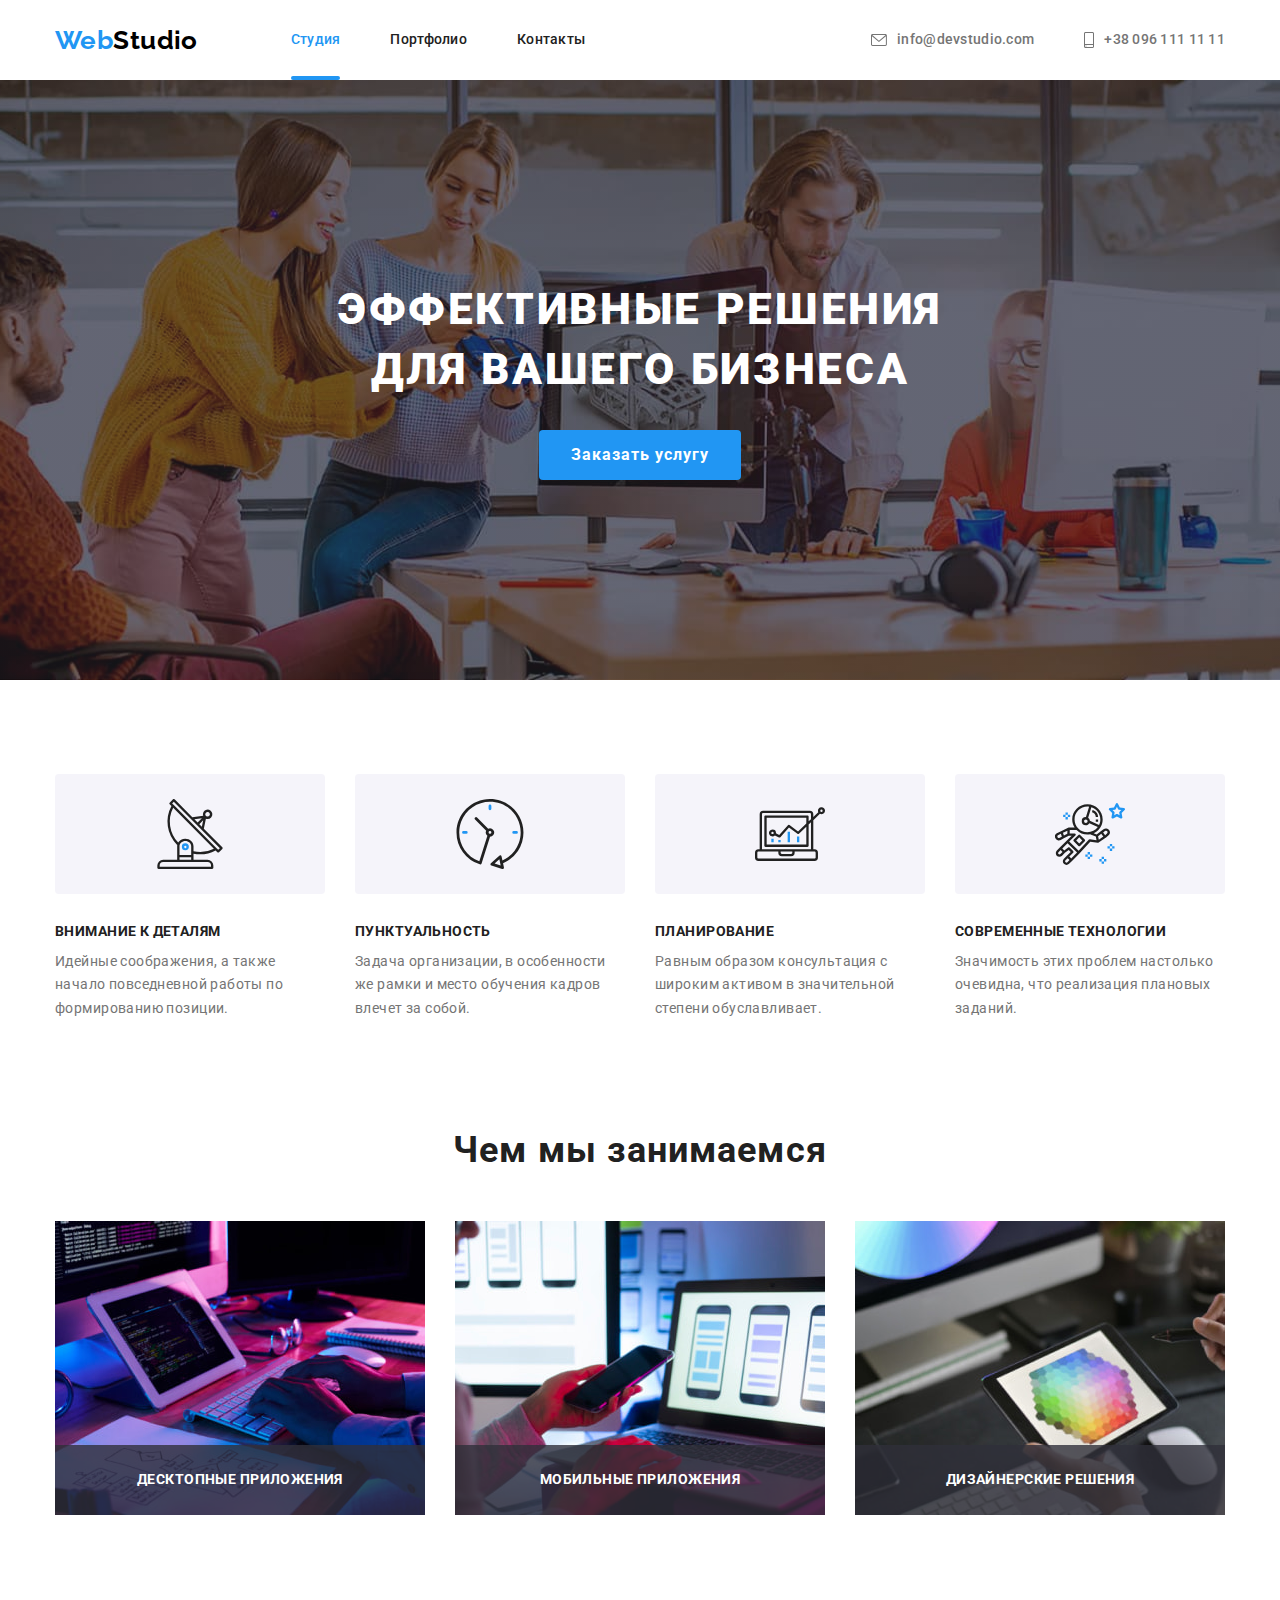
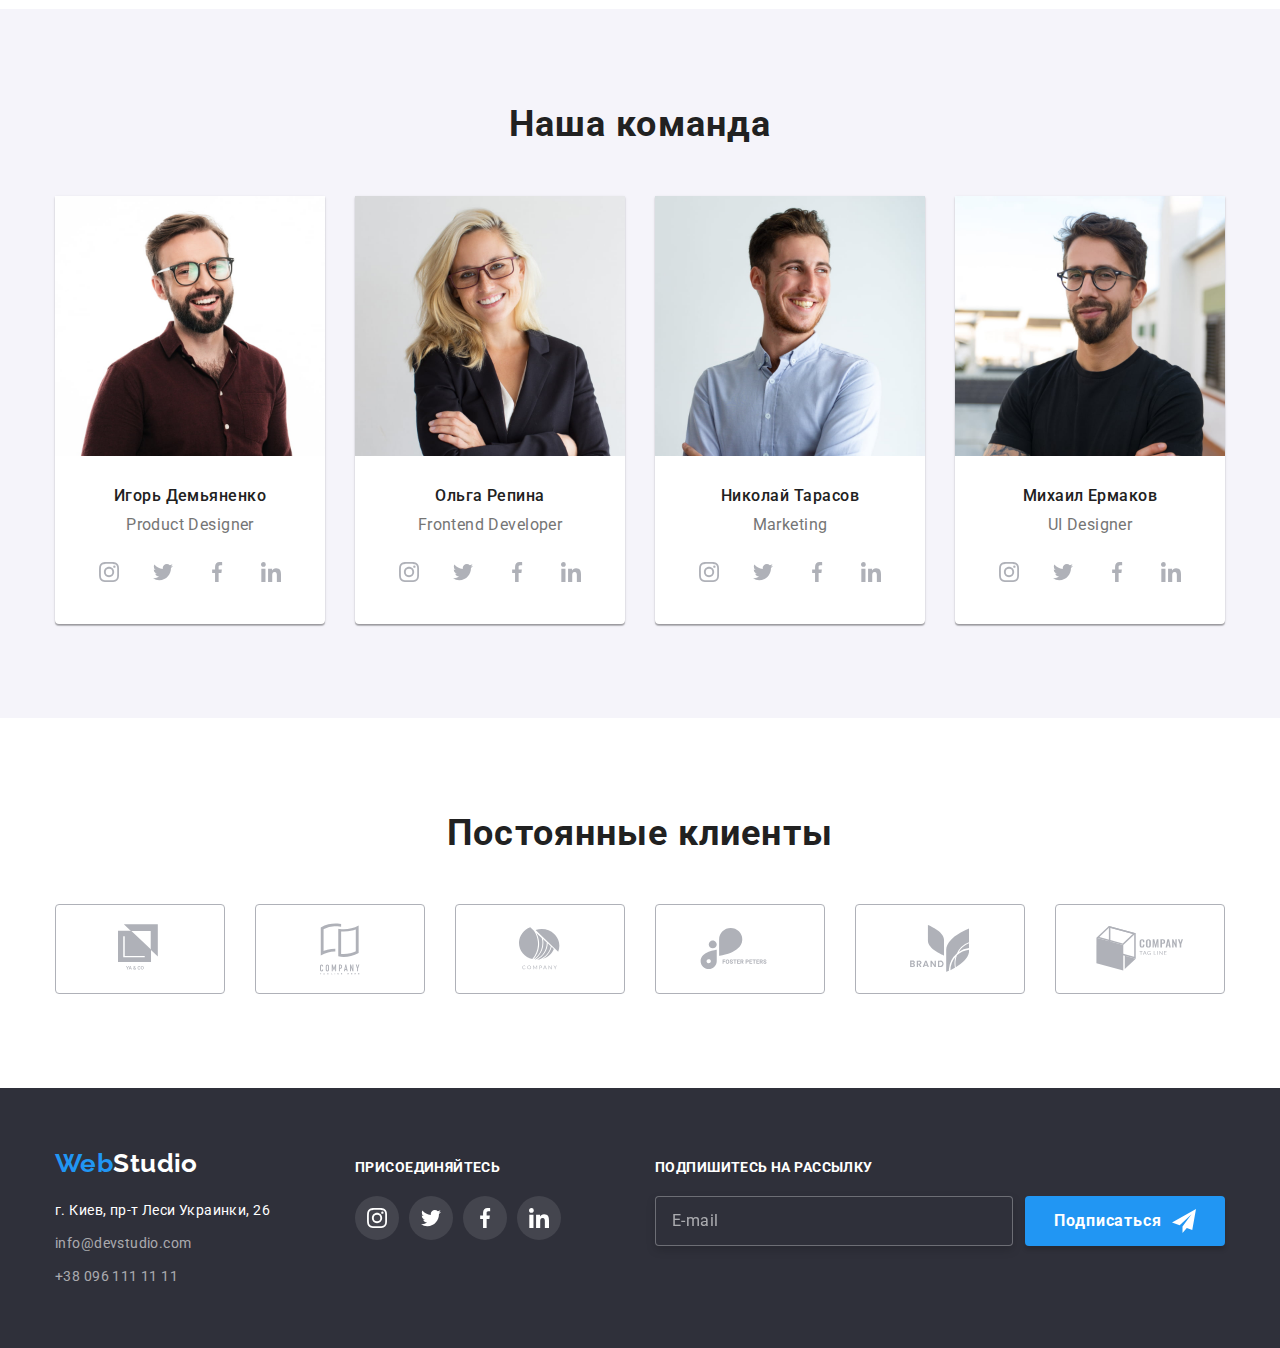
<file: index.html>
<!DOCTYPE html>
<html lang="ru">
  <head>
    <meta charset="UTF-8" />
    <meta http-equiv="X-UA-Compatible" content="IE=edge" />
    <meta name="viewport" content="width=device-width, initial-scale=1.0" />
    <title>Web Studio</title>
    <link
      href="https://fonts.googleapis.com/css2?family=Raleway:wght@700&family=Roboto:wght@400;500;700;900&display=swap"
      rel="stylesheet"
    />
    <link rel="stylesheet" href="https://cdnjs.cloudflare.com/ajax/libs/modern-normalize/1.0.0/modern-normalize.min.css" />
    <link rel="preconnect" href="https://fonts.gstatic.com" />
    <link rel="stylesheet" href="./css/style.css" />
  </head>
  <body>
    <header class="header">
      <div class="container header-container">
        <nav class="header-nav">
          <a class="header-logo logo" href="./"><span class="logo-text">Web</span>Studio</a>
          <ul class="header-items list">
            <li class="item"><a class="link current" href="./">Студия</a></li>
            <li class="item"><a class="link" href="./portfolio.html">Портфолио</a></li>
            <li class="item"><a class="link" href="">Контакты</a></li>
          </ul>
        </nav>

        <ul class="header-contacts list">
          <li class="contacts-item item">
            <a class="link" href="mailto:info@devstudio.com">
              <svg class="contact-icon" width="16" height="12">
                <use href="./images/icons.svg#icon-envelope"></use>
              </svg>
              info@devstudio.com
            </a>
          </li>
          <li class="contacts-item item">
            <a class="link" href="tel:+380961111111">
              <svg class="contact-icon" width="10" height="16">
                <use href="./images/icons.svg#icon-smartphone"></use>
              </svg>
              +38 096 111 11 11
            </a>
          </li>
        </ul>
      </div>
    </header>

    <main>
      <!-- Герой -->
      <section class="section hero">
        <div class="container hero-contants">
          <h1 class="hero-title">Эффективные решения для вашего бизнеса</h1>
          <button class="hero-btn" type="button" data-modal-open>Заказать услугу</button>
        </div>
      </section>

      <!-- Наши преимущества -->
      <section class="section advantages">
        <div class="container">
          <h2 class="title visually-hidden">Наши преимущества</h2>
          <ul class="advantages-items list">
            <li class="advantage-item item icon-antenna">
              <h3 class="advantage-title">Внимание к деталям</h3>
              <p>Идейные соображения, а также начало повседневной работы по формированию позиции.</p>
            </li>
            <li class="advantage-item item icon-clock">
              <h3 class="advantage-title">Пунктуальность</h3>
              <p>Задача организации, в особенности же рамки и место обучения кадров влечет за собой.</p>
            </li>
            <li class="advantage-item item icon-diagram">
              <h3 class="advantage-title">Планирование</h3>
              <p>Равным образом консультация с широким активом в значительной степени обуславливает.</p>
            </li>
            <li class="advantage-item item icon-astronaut">
              <h3 class="advantage-title">Современные технологии</h3>
              <p>Значимость этих проблем настолько очевидна, что реализация плановых заданий.</p>
            </li>
          </ul>
        </div>
      </section>

      <!-- Чем мы занимаемся -->
      <section class="section services">
        <div class="container">
          <h2 class="title">Чем мы занимаемся</h2>
          <ul class="services-items list">
            <li class="item">
              <div class="services-content">
                <img src="./images/what_are_we_doing/img_1.jpg" alt="Семантика сайтов" width="370" height="294" />
                <p class="services-text">Десктопные приложения</p>
              </div>
            </li>
            <li class="item">
              <div class="services-content">
                <img src="./images/what_are_we_doing/img_2.jpg" alt="Адаптивная верстка веб-приложений" width="370" height="294" />
                <p class="services-text">Мобильные приложения</p>
              </div>
            </li>
            <li class="item">
              <div class="services-content">
                <img src="./images/what_are_we_doing/img_3.jpg" alt="Подбор цветовой палитры" width="370" height="294" />
                <p class="services-text">Дизайнерские решения</p>
              </div>
            </li>
          </ul>
        </div>
      </section>

      <!-- Наша команда -->
      <section class="section team">
        <div class="container">
          <h2 class="title">Наша команда</h2>
          <ul class="team-items list">
            <li class="item">
              <img class="team-img" src="./images/team/igor_demyanenko.jpg" alt="Игорь Демьяненко" width="270" height="260" />
              <div class="team-info">
                <h3 class="team-member">Игорь Демьяненко</h3>
                <p class="team-text" lang="en">Product Designer</p>
              </div>
              <ul class="socials list">
                <li class="social-item">
                  <a class="social-link link" href="https://www.instagram.com/" target="_blank" rel="noopener noreferrer">
                    <svg class="social-icon">
                      <use href="./images/icons.svg#icon-instagram"></use>
                    </svg>
                  </a>
                </li>
                <li class="social-item">
                  <a class="social-link link" href="https://twitter.com/?lang=uk" target="_blank" rel="noopener noreferrer">
                    <svg class="social-icon">
                      <use href="./images/icons.svg#icon-twitter"></use>
                    </svg>
                  </a>
                </li>
                <li class="social-item">
                  <a class="social-link link" href="https://uk-ua.facebook.com/" target="_blank" rel="noopener noreferrer">
                    <svg class="social-icon">
                      <use href="./images/icons.svg#icon-facebook"></use>
                    </svg>
                  </a>
                </li>
                <li class="social-item">
                  <a class="social-link link" href="https://www.linkedin.com/" target="_blank" rel="noopener noreferrer">
                    <svg class="social-icon">
                      <use href="./images/icons.svg#icon-linkedin"></use>
                    </svg>
                  </a>
                </li>
              </ul>
            </li>
            <li class="item">
              <img class="team-img" src="./images/team/olga_repina.jpg" alt="Ольга Репина" width="270" height="260" />
              <div class="team-info">
                <h3 class="team-member">Ольга Репина</h3>
                <p class="team-text" lang="en">Frontend Developer</p>
              </div>
              <ul class="socials list">
                <li class="social-item">
                  <a
                    class="social-link link"
                    href="https://www.instagram.com/"
                    aria-label="Ссылка на instagram"
                    target="_blank"
                    rel="noopener noreferrer"
                  >
                    <svg class="social-icon">
                      <use href="./images/icons.svg#icon-instagram"></use>
                    </svg>
                  </a>
                </li>
                <li class="social-item">
                  <a
                    class="social-link link"
                    href="https://twitter.com/?lang=uk"
                    aria-label="Ссылка на twitter"
                    target="_blank"
                    rel="noopener noreferrer"
                  >
                    <svg class="social-icon">
                      <use href="./images/icons.svg#icon-twitter"></use>
                    </svg>
                  </a>
                </li>
                <li class="social-item">
                  <a
                    class="social-link link"
                    href="https://uk-ua.facebook.com/"
                    aria-label="Ссылка на facebook"
                    target="_blank"
                    rel="noopener noreferrer"
                  >
                    <svg class="social-icon">
                      <use href="./images/icons.svg#icon-facebook"></use>
                    </svg>
                  </a>
                </li>
                <li class="social-item">
                  <a
                    class="social-link link"
                    href="https://www.linkedin.com/"
                    aria-label="Ссылка на linkedin"
                    target="_blank"
                    rel="noopener noreferrer"
                  >
                    <svg class="social-icon">
                      <use href="./images/icons.svg#icon-linkedin"></use>
                    </svg>
                  </a>
                </li>
              </ul>
            </li>
            <li class="item">
              <img class="team-img" src="./images/team/nikolay_tarasov.jpg" alt="Николай Тарасов" width="270" height="260" />
              <div class="team-info">
                <h3 class="team-member">Николай Тарасов</h3>
                <p class="team-text" lang="en">Marketing</p>
              </div>
              <ul class="socials list">
                <li class="social-item">
                  <a
                    class="social-link link"
                    href="https://www.instagram.com/"
                    aria-label="Ссылка на instagram"
                    target="_blank"
                    rel="noopener noreferrer"
                  >
                    <svg class="social-icon">
                      <use href="./images/icons.svg#icon-instagram"></use>
                    </svg>
                  </a>
                </li>
                <li class="social-item">
                  <a
                    class="social-link link"
                    href="https://twitter.com/?lang=uk"
                    aria-label="Ссылка на twitter"
                    target="_blank"
                    rel="noopener noreferrer"
                  >
                    <svg class="social-icon">
                      <use href="./images/icons.svg#icon-twitter"></use>
                    </svg>
                  </a>
                </li>
                <li class="social-item">
                  <a
                    class="social-link link"
                    href="https://uk-ua.facebook.com/"
                    aria-label="Ссылка на facebook"
                    target="_blank"
                    rel="noopener noreferrer"
                  >
                    <svg class="social-icon">
                      <use href="./images/icons.svg#icon-facebook"></use>
                    </svg>
                  </a>
                </li>
                <li class="social-item">
                  <a
                    class="social-link link"
                    href="https://www.linkedin.com/"
                    aria-label="Ссылка на linkedin"
                    target="_blank"
                    rel="noopener noreferrer"
                  >
                    <svg class="social-icon">
                      <use href="./images/icons.svg#icon-linkedin"></use>
                    </svg>
                  </a>
                </li>
              </ul>
            </li>
            <li class="item">
              <img class="team-img" src="./images/team/mikhail_yermakov.jpg" alt="Михаил Ермаков" width="270" height="260" />
              <div class="team-info">
                <h3 class="team-member">Михаил Ермаков</h3>
                <p class="team-text" lang="en">UI Designer</p>
              </div>
              <ul class="socials list">
                <li class="social-item">
                  <a
                    class="social-link link"
                    href="https://www.instagram.com/"
                    aria-label="Ссылка на instagram"
                    target="_blank"
                    rel="noopener noreferrer"
                  >
                    <svg class="social-icon">
                      <use href="./images/icons.svg#icon-instagram"></use>
                    </svg>
                  </a>
                </li>
                <li class="social-item">
                  <a
                    class="social-link link"
                    href="https://twitter.com/?lang=uk"
                    aria-label="Ссылка на twitter"
                    target="_blank"
                    rel="noopener noreferrer"
                  >
                    <svg class="social-icon">
                      <use href="./images/icons.svg#icon-twitter"></use>
                    </svg>
                  </a>
                </li>
                <li class="social-item">
                  <a
                    class="social-link link"
                    href="https://uk-ua.facebook.com/"
                    aria-label="Ссылка на facebook"
                    target="_blank"
                    rel="noopener noreferrer"
                  >
                    <svg class="social-icon">
                      <use href="./images/icons.svg#icon-facebook"></use>
                    </svg>
                  </a>
                </li>
                <li class="social-item">
                  <a
                    class="social-link link"
                    href="https://www.linkedin.com/"
                    aria-label="Ссылка на linkedin"
                    target="_blank"
                    rel="noopener noreferrer"
                  >
                    <svg class="social-icon">
                      <use href="./images/icons.svg#icon-linkedin"></use>
                    </svg>
                  </a>
                </li>
              </ul>
            </li>
          </ul>
        </div>
      </section>

      <!-- Постоянные клиенты -->
      <section class="section clients">
        <div class="container">
          <h2 class="title">Постоянные клиенты</h2>
          <ul class="clients-items list">
            <li class="client-item">
              <a class="link client-link" href="" target="_blank" rel="noopener noreferrer">
                <svg class="client-logo" width="44" height="49">
                  <use href="./images/icons.svg#logo-first"></use>
                </svg>
              </a>
            </li>
            <li class="client-item">
              <a class="link client-link" href="" target="_blank" rel="noopener noreferrer">
                <svg class="client-logo" width="40" height="52">
                  <use href="./images/icons.svg#logo-second"></use>
                </svg>
              </a>
            </li>
            <li class="client-item">
              <a class="link client-link" href="" target="_blank" rel="noopener noreferrer">
                <svg class="client-logo" width="41" height="43">
                  <use href="./images/icons.svg#logo-third"></use>
                </svg>
              </a>
            </li>
            <li class="client-item">
              <a class="link client-link" href="" target="_blank" rel="noopener noreferrer">
                <svg class="client-logo" width="80" height="42">
                  <use href="./images/icons.svg#logo-fourth"></use>
                </svg>
              </a>
            </li>
            <li class="client-item">
              <a class="link client-link" href="" target="_blank" rel="noopener noreferrer">
                <svg class="client-logo" width="59" height="47">
                  <use href="./images/icons.svg#logo-fifth"></use>
                </svg>
              </a>
            </li>
            <li class="client-item">
              <a class="link client-link" href="" target="_blank" rel="noopener noreferrer">
                <svg class="client-logo" width="88" height="45">
                  <use href="./images/icons.svg#logo-sixth"></use>
                </svg>
              </a>
            </li>
          </ul>
        </div>
      </section>
    </main>

    <footer class="footer">
      <div class="container footer-container">
        <div class="footer-info">
          <a class="logo logo-footer" href="./"><span class="logo-text">Web</span>Studio</a>
          <address class="footer-address">
            <p class="address-text">г. Киев, пр-т Леси Украинки, 26</p>
          </address>
          <ul class="footer-contacts list">
            <li class="item"><a class="link" href="mailto:info@devstudio.com">info@devstudio.com</a></li>
            <li class="item"><a class="link" href="tel:+380961111111">+38 096 111 11 11</a></li>
          </ul>
        </div>
        <div class="footer-social">
          <p class="social-text">присоединяйтесь</p>
          <ul class="socials socials-footer list">
            <li class="social-item">
              <a
                class="social-link link link-footer"
                href="https://www.instagram.com/"
                aria-label="Ссылка на instagram"
                target="_blank"
                rel="noopener noreferrer"
              >
                <svg class="social-icon icon-footer">
                  <use href="./images/icons.svg#icon-instagram"></use>
                </svg>
              </a>
            </li>
            <li class="social-item">
              <a
                class="social-link link link-footer"
                href="https://twitter.com/?lang=uk"
                aria-label="Ссылка на twitter"
                target="_blank"
                rel="noopener noreferrer"
              >
                <svg class="social-icon icon-footer">
                  <use href="./images/icons.svg#icon-twitter"></use>
                </svg>
              </a>
            </li>
            <li class="social-item">
              <a
                class="social-link link link-footer"
                href="https://uk-ua.facebook.com/"
                aria-label="Ссылка на facebook"
                target="_blank"
                rel="noopener noreferrer"
              >
                <svg class="social-icon icon-footer">
                  <use href="./images/icons.svg#icon-facebook"></use>
                </svg>
              </a>
            </li>
            <li class="social-item">
              <a
                class="social-link link link-footer"
                href="https://www.linkedin.com/"
                aria-label="Ссылка на linkedin"
                target="_blank"
                rel="noopener noreferrer"
              >
                <svg class="social-icon icon-footer">
                  <use href="./images/icons.svg#icon-linkedin"></use>
                </svg>
              </a>
            </li>
          </ul>
        </div>

        <div class="footer-sub">
          <p class="form-text">Подпишитесь на рассылку</p>
          <form class="form-fotter">
            <input class="form-input" type="email" name="email" placeholder="E-mail" />
            <button class="form-btn" type="submit">
              Подписаться
              <svg class="form-btn-icon">
                <use href="./images/icons.svg#icon-send"></use>
              </svg>
            </button>
          </form>
        </div>
      </div>
    </footer>

    <!-- Модальное окно -->

    <div class="backdrop is-hidden" data-modal>
      <div class="modal">
        <button class="btn-close" type="button" data-modal-close>
          <svg class="btn-icon" width="11" height="11">
            <use href="./images/icons.svg#icon-cross"></use>
          </svg>
        </button>
        <form class="modal-from">
          <h2 class="modal-title">Оставьте свои данные, мы вам перезвоним</h2>
          <div class="modal-block">
            <label class="modal-label" for="name">Имя</label>
            <div class="modal-box">
              <input class="modal-input" id="name" type="text" name="user-name" />
              <svg class="modal-icon" width="12" height="12">
                <use href="./images/icons.svg#icon-user"></use>
              </svg>
            </div>
          </div>

          <div class="modal-block">
            <label class="modal-label" for="tel">Телефон</label>
            <div class="modal-box">
              <input class="modal-input" id="tel" type="tel" name="user-phone" />
              <svg class="modal-icon" width="13" height="13">
                <use href="./images/icons.svg#icon-phone"></use>
              </svg>
            </div>
          </div>

          <div class="modal-block">
            <label class="modal-label" for="email">Почта</label>
            <div class="modal-box">
              <input class="modal-input" id="email" type="email" name="user-email" />
              <svg class="modal-icon" width="15" height="12">
                <use href="./images/icons.svg#icon-email"></use>
              </svg>
            </div>
          </div>

          <div class="modal-comment-block">
            <label class="modal-label" for="comment">Комментарий</label>
            <textarea class="modal-comment" name="user-comment" id="comment" placeholder="Введите текст"></textarea>
          </div>

          <div class="modal-checkbox">
            <label class="checkbox-label">
              <input class="checkbox visually-hidden" type="checkbox" name="checkbox" required />
              <div class="checkbox-icon-box">
                <svg class="checkbox-icon" width="13" height="10">
                  <use href="./images/icons.svg#icon-check"></use>
                </svg>
              </div>
              Соглашаюсь с рассылкой и принимаю<a class="checkbox-link" href="">Условия договора</a>
            </label>
          </div>

          <button class="modal-btn" type="submit" data-modal-send>Отправить</button>
        </form>
      </div>
    </div>

    <script src="./js/modal.js"></script>
  </body>
</html>
</file>
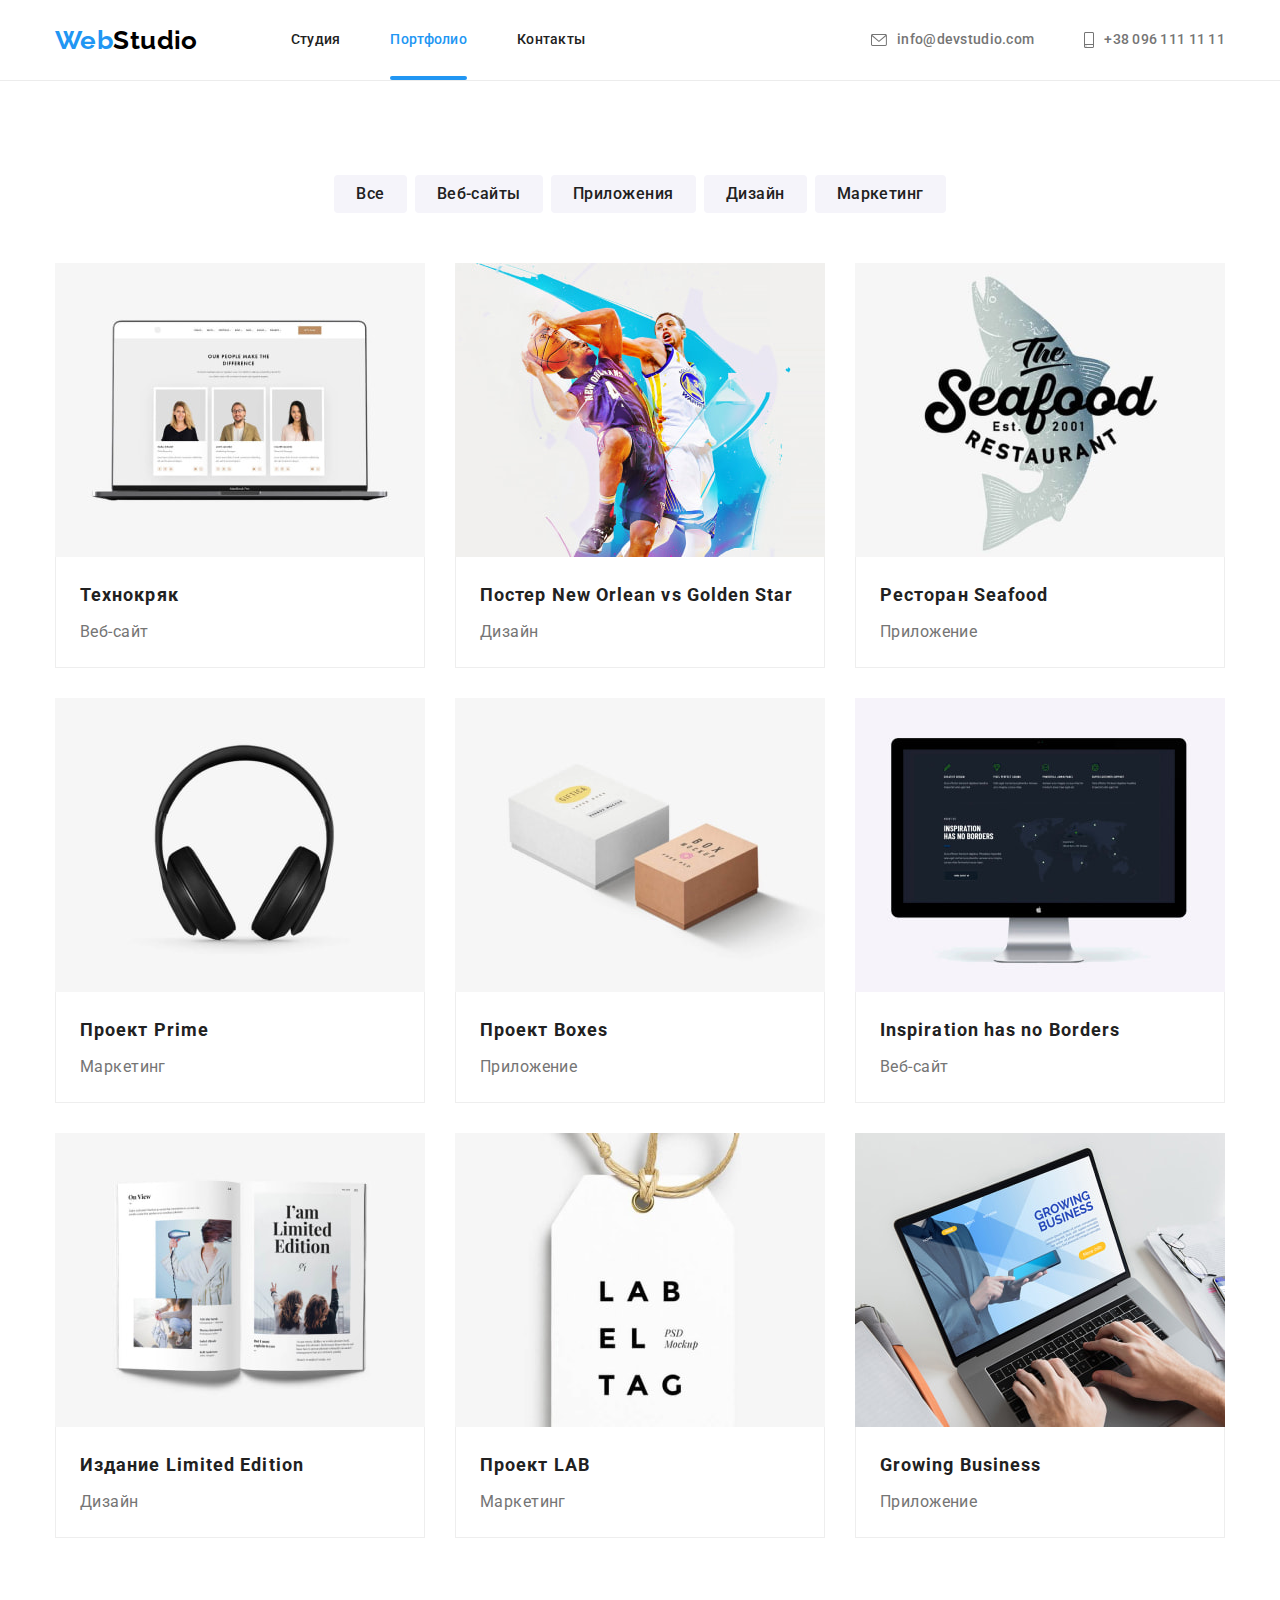
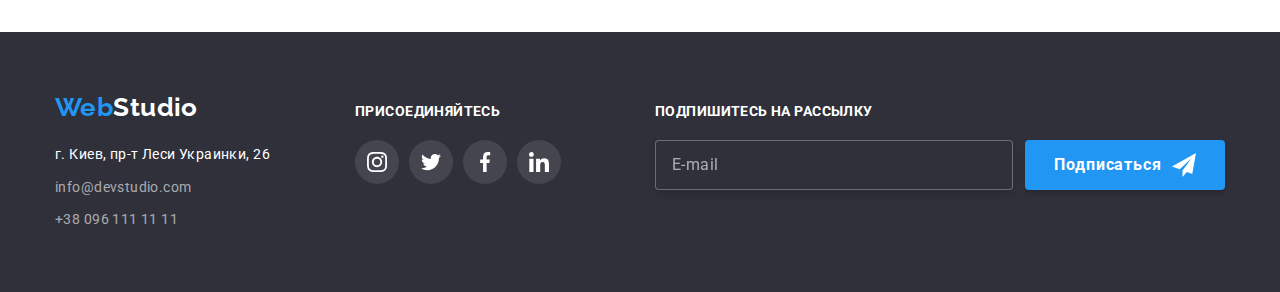
<file: portfolio.html>
<!DOCTYPE html>
<html lang="ru">
  <head>
    <meta charset="UTF-8" />
    <meta http-equiv="X-UA-Compatible" content="IE=edge" />
    <meta name="viewport" content="width=device-width, initial-scale=1.0" />
    <title>Портфолио</title>
    <link
      href="https://fonts.googleapis.com/css2?family=Raleway:wght@700&family=Roboto:wght@400;500;700;900&display=swap"
      rel="stylesheet"
    />
    <link rel="stylesheet" href="https://cdnjs.cloudflare.com/ajax/libs/modern-normalize/1.0.0/modern-normalize.min.css" />
    <link rel="preconnect" href="https://fonts.gstatic.com" />
    <link rel="stylesheet" href="./css/style.css" />
  </head>
  <body>
    <header class="header header-border">
      <div class="container header-container">
        <nav class="header-nav">
          <a class="header-logo logo" href="./"><span class="logo-text">Web</span>Studio</a>
          <ul class="header-items list">
            <li class="item"><a class="link" href="./">Студия</a></li>
            <li class="item"><a class="link current" href="./portfolio.html">Портфолио</a></li>
            <li class="item"><a class="link" href="">Контакты</a></li>
          </ul>
        </nav>

        <ul class="header-contacts list">
          <li class="item">
            <a class="link" href="mailto:info@devstudio.com">
              <svg class="contact-icon" width="16" height="12">
                <use href="./images/icons.svg#icon-envelope"></use>
              </svg>
              info@devstudio.com
            </a>
          </li>
          <li class="item">
            <a class="link" href="tel:+380961111111">
              <svg class="contact-icon" width="10" height="16">
                <use href="./images/icons.svg#icon-smartphone"></use>
              </svg>
              +38 096 111 11 11
            </a>
          </li>
        </ul>
      </div>
    </header>

    <!-- Портфолио -->
    <main>
      <section class="section portfolio">
        <div class="container portfolio-container">
          <h1 class="title visually-hidden">Портфолио</h1>
          <ul class="portfolio-nav list">
            <li class="item"><button class="portfolio-btn" type="button">Все</button></li>
            <li class="item"><button class="portfolio-btn" type="button">Веб-сайты</button></li>
            <li class="item"><button class="portfolio-btn" type="button">Приложения</button></li>
            <li class="item"><button class="portfolio-btn" type="button">Дизайн</button></li>
            <li class="item"><button class="portfolio-btn" type="button">Маркетинг</button></li>
          </ul>

          <ul class="portfolio-items list">
            <li class="portfolio-item">
              <a class="portfolio-link" href="">
                <div class="portfolio-overlay">
                  <img class="portfolio-img" src="./images/portfolio/img-1.jpg" alt="Веб-сайт Технокряк" width="370" height="294" />
                  <div class="overlay">
                    <p class="overlay-text">
                      Технокряк это современная площадка распространения коронавируса. Компании используют эту платформу для цифрового
                      шпионажа и атак на защищённые сервера конкурентов.
                    </p>
                  </div>
                </div>
                <div class="portfolio-content">
                  <h2 class="portfolio-title">Технокряк</h2>
                  <p class="portfolio-text">Веб-сайт</p>
                </div>
              </a>
            </li>
            <li class="portfolio-item">
              <a class="portfolio-link" href="">
                <div class="portfolio-overlay">
                  <img
                    class="portfolio-img"
                    src="./images/portfolio/img-2.jpg"
                    alt="Постер New Orlean vs Golden Star"
                    width="370"
                    height="294"
                  />
                  <div class="overlay">
                    <p class="overlay-text">
                      Технокряк это современная площадка распространения коронавируса. Компании используют эту платформу для цифрового
                      шпионажа и атак на защищённые сервера конкурентов.
                    </p>
                  </div>
                </div>
                <div class="portfolio-content">
                  <h2 class="portfolio-title">Постер New Orlean vs Golden Star</h2>
                  <p class="portfolio-text">Дизайн</p>
                </div>
              </a>
            </li>
            <li class="portfolio-item">
              <a class="portfolio-link" href="">
                <div class="portfolio-overlay">
                  <img
                    class="portfolio-img"
                    src="./images/portfolio/img-3.jpg"
                    alt="Логотип ресторана Seafood"
                    width="370"
                    height="294"
                  />
                  <div class="overlay">
                    <p class="overlay-text">
                      Технокряк это современная площадка распространения коронавируса. Компании используют эту платформу для цифрового
                      шпионажа и атак на защищённые сервера конкурентов.
                    </p>
                  </div>
                </div>
                <div class="portfolio-content">
                  <h2 class="portfolio-title">Ресторан Seafood</h2>
                  <p class="portfolio-text">Приложение</p>
                </div>
              </a>
            </li>
            <li class="portfolio-item">
              <a class="portfolio-link" href="">
                <div class="portfolio-overlay">
                  <img class="portfolio-img" src="./images/portfolio/img-4.jpg" alt="Наушники" width="370" height="294" />
                  <div class="overlay">
                    <p class="overlay-text">
                      Технокряк это современная площадка распространения коронавируса. Компании используют эту платформу для цифрового
                      шпионажа и атак на защищённые сервера конкурентов.
                    </p>
                  </div>
                </div>
                <div class="portfolio-content">
                  <h2 class="portfolio-title">Проект Prime</h2>
                  <p class="portfolio-text">Маркетинг</p>
                </div>
              </a>
            </li>
            <li class="portfolio-item">
              <a class="portfolio-link" href="">
                <div class="portfolio-overlay">
                  <img class="portfolio-img" src="./images/portfolio/img-5.jpg" alt="Коробки" width="370" height="294" />
                  <div class="overlay">
                    <p class="overlay-text">
                      Технокряк это современная площадка распространения коронавируса. Компании используют эту платформу для цифрового
                      шпионажа и атак на защищённые сервера конкурентов.
                    </p>
                  </div>
                </div>
                <div class="portfolio-content">
                  <h2 class="portfolio-title">Проект Boxes</h2>
                  <p class="portfolio-text">Приложение</p>
                </div>
              </a>
            </li>
            <li class="portfolio-item">
              <a class="portfolio-link" href="">
                <div class="portfolio-overlay">
                  <img
                    class="portfolio-img"
                    src="./images/portfolio/img-6.jpg"
                    alt="Веб-сайт Inspiration has no Borders"
                    width="370"
                    height="294"
                  />
                  <div class="overlay">
                    <p class="overlay-text">
                      Технокряк это современная площадка распространения коронавируса. Компании используют эту платформу для цифрового
                      шпионажа и атак на защищённые сервера конкурентов.
                    </p>
                  </div>
                </div>
                <div class="portfolio-content">
                  <h2 class="portfolio-title">Inspiration has no Borders</h2>
                  <p class="portfolio-text">Веб-сайт</p>
                </div>
              </a>
            </li>
            <li class="portfolio-item">
              <a class="portfolio-link" href="">
                <div class="portfolio-overlay">
                  <img class="portfolio-img" src="./images/portfolio/img-7.jpg" alt="Журнал" width="370" height="294" />
                  <div class="overlay">
                    <p class="overlay-text">
                      Технокряк это современная площадка распространения коронавируса. Компании используют эту платформу для цифрового
                      шпионажа и атак на защищённые сервера конкурентов.
                    </p>
                  </div>
                </div>
                <div class="portfolio-content">
                  <h2 class="portfolio-title">Издание Limited Edition</h2>
                  <p class="portfolio-text">Дизайн</p>
                </div>
              </a>
            </li>
            <li class="portfolio-item">
              <a class="portfolio-link" href="">
                <div class="portfolio-overlay">
                  <img class="portfolio-img" src="./images/portfolio/img-8.jpg" alt="Бирка" width="370" height="294" />
                  <div class="overlay">
                    <p class="overlay-text">
                      Технокряк это современная площадка распространения коронавируса. Компании используют эту платформу для цифрового
                      шпионажа и атак на защищённые сервера конкурентов.
                    </p>
                  </div>
                </div>
                <div class="portfolio-content">
                  <h2 class="portfolio-title">Проект LAB</h2>
                  <p class="portfolio-text">Маркетинг</p>
                </div>
              </a>
            </li>
            <li class="portfolio-item">
              <a class="portfolio-link" href="">
                <div class="portfolio-overlay">
                  <img
                    class="portfolio-img"
                    src="./images/portfolio/img-9.jpg"
                    alt="Веб-приложение на ноутбуке"
                    width="370"
                    height="294"
                  />
                  <div class="overlay">
                    <p class="overlay-text">
                      Технокряк это современная площадка распространения коронавируса. Компании используют эту платформу для цифрового
                      шпионажа и атак на защищённые сервера конкурентов.
                    </p>
                  </div>
                </div>
                <div class="portfolio-content">
                  <h2 class="portfolio-title">Growing Business</h2>
                  <p class="portfolio-text">Приложение</p>
                </div>
              </a>
            </li>
          </ul>
        </div>
      </section>
    </main>
    <footer class="footer">
      <div class="container footer-container">
        <div class="footer-info">
          <a class="logo logo-footer" href="./"><span class="logo-text">Web</span>Studio</a>
          <address class="footer-address">
            <p class="address-text">г. Киев, пр-т Леси Украинки, 26</p>
          </address>
          <ul class="footer-contacts list">
            <li class="item"><a class="link" href="mailto:info@devstudio.com">info@devstudio.com</a></li>
            <li class="item"><a class="link" href="tel:+380961111111">+38 096 111 11 11</a></li>
          </ul>
        </div>
        <div class="footer-social">
          <p class="social-text">присоединяйтесь</p>
          <ul class="socials socials-footer">
            <li class="social-item">
              <a class="social-link link link-footer" href="https://www.instagram.com/" target="_blank" rel="noopener noreferrer">
                <svg class="social-icon icon-footer">
                  <use href="./images/icons.svg#icon-instagram"></use>
                </svg>
              </a>
            </li>
            <li class="social-item">
              <a class="social-link link link-footer" href="https://twitter.com/?lang=uk" target="_blank" rel="noopener noreferrer">
                <svg class="social-icon icon-footer">
                  <use href="./images/icons.svg#icon-twitter"></use>
                </svg>
              </a>
            </li>
            <li class="social-item">
              <a class="social-link link link-footer" href="https://uk-ua.facebook.com/" target="_blank" rel="noopener noreferrer">
                <svg class="social-icon icon-footer">
                  <use href="./images/icons.svg#icon-facebook"></use>
                </svg>
              </a>
            </li>
            <li class="social-item">
              <a class="social-link link link-footer" href="https://www.linkedin.com/" target="_blank" rel="noopener noreferrer">
                <svg class="social-icon icon-footer">
                  <use href="./images/icons.svg#icon-linkedin"></use>
                </svg>
              </a>
            </li>
          </ul>
        </div>
        <div class="footer-sub">
          <p class="form-text">Подпишитесь на рассылку</p>
          <form class="form-fotter">
            <input class="form-input" type="email" name="email" placeholder="E-mail" />
            <button class="form-btn" type="submit">
              Подписаться
              <svg class="form-btn-icon">
                <use href="./images/icons.svg#icon-send"></use>
              </svg>
            </button>
          </form>
        </div>
      </div>
    </footer>
  </body>
</html>
</file>
<file: css/style.css>
:root {
  --main-color: #757575;
  --second-color: #212121;
  --accent-color: #2196f3;
  --dark-color: #000000;
  --dark-bg-color: #2f303a;
  --light-bg-color: #f5f4fa;
  --light-text-color: #ffffff;
}

/* Глобальные стили */

html {
  box-sizing: border-box;
}

*,
*::after,
*::before {
  box-sizing: inherit;
}

body {
  font-family: 'Roboto', sans-serif;
  font-size: 14px;
  letter-spacing: 0.03em;
  color: var(--main-color);
}

h1,
h2,
h3,
h4,
h5,
h6,
p {
  margin-top: 0;
}

img {
  display: block;
  max-width: 100%;
  height: auto;
}

.container {
  width: 1200px;
  padding: 0 15px;
  margin: 0 auto;
}

.visually-hidden {
  position: absolute !important;
  clip: rect(1px 1px 1px 1px);
  clip: rect(1px, 1px, 1px, 1px);
  padding: 0 !important;
  border: 0 !important;
  height: 1px !important;
  width: 1px !important;
  overflow: hidden;
}

.section {
  padding: 94px 0;
}

.link {
  text-decoration: none;
  color: inherit;

  transition: color 250ms cubic-bezier(0.4, 0, 0.2, 1);
}

.link:hover,
.link:focus {
  color: var(--accent-color);
}

.list {
  list-style: none;
  padding-left: 0;
  margin: 0;
}

.title {
  margin-bottom: 50px;

  font-weight: 700;
  font-size: 36px;
  line-height: 1.17;
  text-align: center;
  letter-spacing: 0.03em;
  color: var(--second-color);
}

.logo {
  font-family: 'Raleway', sans-serif;
  font-weight: 700;
  font-size: 26px;
  line-height: 1.19;
  text-decoration: none;
  color: var(--dark-color);
}

.current {
  position: relative;
  color: var(--accent-color);
}

.current::after {
  position: absolute;
  left: 0;
  bottom: 0;
  content: '';
  display: block;
  width: 100%;
  height: 4px;

  background-color: var(--accent-color);
  border-radius: 2px;
}

/* Стили для index.html */

/* Шапка */

.header-container,
.header-nav {
  display: flex;
  align-items: center;
}

.header-logo {
  margin-right: 93px;
}

.logo-text {
  color: var(--accent-color);
}

.header-items,
.header-contacts {
  display: flex;
  align-items: center;

  font-weight: 500;
  line-height: 1.14;
  letter-spacing: 0.02em;
}

.header-items .item {
  margin-right: 50px;
}

.header-items .item:last-child {
  margin-right: 0;
}

.header-items .link,
.header-contacts .link {
  display: flex;
  align-items: center;
  padding: 32px 0;
}

.header-items {
  color: var(--second-color);
}

.header-contacts {
  margin-left: auto;
}

.header-contacts .item:not(:last-child) {
  margin-right: 50px;
}

.contact-icon {
  margin-right: 10px;
  fill: currentColor;
}

/* Герой */

.hero {
  padding: 200px 0;
  max-width: 1600px;
  margin: 0 auto;

  background-color: var(--dark-bg-color);
  background-image: linear-gradient(rgba(47, 48, 58, 0.4), rgba(47, 48, 58, 0.4)), url(../images/img-bg.jpg);
  background-repeat: no-repeat;
  background-position: center;
  background-size: cover;
}

.hero-contants {
  text-align: center;
}

.hero-title {
  margin-bottom: 30px;
  margin-left: auto;
  margin-right: auto;
  width: calc(100% / 12 * 7);

  font-weight: 900;
  font-size: 44px;
  line-height: 1.36;
  letter-spacing: 0.06em;
  text-transform: uppercase;
  color: var(--light-text-color);
}

.hero-btn {
  padding: 10px 32px;

  font-family: inherit;
  font-weight: 700;
  font-size: 16px;
  line-height: 1.87;
  text-align: center;
  letter-spacing: 0.06em;

  border: 0;
  border-radius: 4px;

  color: var(--light-text-color);
  background-color: var(--accent-color);
  cursor: pointer;

  transition: background-color 250ms cubic-bezier(0.4, 0, 0.2, 1);
}

.hero-btn:hover,
.hero-btn:focus {
  background-color: #188ce8;
}

/* Наши преимущества */

.advantages {
  padding-bottom: 0;
}

.advantages-items {
  display: flex;
  line-height: 1.71;
}

.advantages-items .item:not(:last-child) {
  margin-right: 30px;
}

.advantages-items .item {
  width: calc(100% / 4);
}

.advantage-item::before {
  content: '';
  display: flex;
  width: 100%;
  height: 120px;
  margin-bottom: 30px;

  background-color: var(--light-bg-color);
  background-repeat: no-repeat;
  background-position: center;
  border-radius: 4px;
}

.icon-antenna::before {
  background-image: url(../images/icons/antenna.svg);
}

.icon-clock::before {
  background-image: url(../images/icons/clock.svg);
}

.icon-diagram::before {
  background-image: url(../images/icons/diagram.svg);
}

.icon-astronaut::before {
  background-image: url(../images/icons/astronaut.svg);
}

.advantage-title {
  margin-bottom: 10px;

  font-weight: 700;
  font-size: 14px;
  line-height: 1.14;
  letter-spacing: 0.03em;
  text-transform: uppercase;
  color: var(--second-color);
}

/* Чем мы занимаемся */

.services-items {
  display: flex;
}

.services-items .item:not(:last-child) {
  margin-right: 30px;
}

.services-content {
  position: relative;
}

.services-text {
  position: absolute;
  left: 0;
  bottom: 0;

  display: flex;
  justify-content: center;
  align-items: center;
  width: 100%;
  height: 70px;
  margin: 0;

  font-weight: 700;
  font-size: 14px;
  line-height: 1.14;
  text-align: center;
  text-transform: uppercase;

  color: var(--light-text-color);
  background: rgba(47, 48, 58, 0.8);
}

/* Наша команда */

.team {
  background-color: var(--light-bg-color);
}

.team-items {
  display: flex;

  font-size: 16px;
  line-height: 1.19;
  text-align: center;
}

.team-items .item {
  width: calc(100% / 4);

  background-color: var(--light-text-color);
  box-shadow: 0px 1px 3px rgba(0, 0, 0, 0.12), 0px 1px 1px rgba(0, 0, 0, 0.14), 0px 2px 1px rgba(0, 0, 0, 0.2);
  border-radius: 0px 0px 4px 4px;
}

.team-items .item:not(:last-child) {
  margin-right: 30px;
}

.team-info {
  padding: 30px 0 16px;
}

.team-member {
  margin-bottom: 10px;

  font-weight: 500;
  font-size: 16px;
  line-height: 1.19;
  text-align: center;
  letter-spacing: 0.03em;
  color: var(--second-color);
}

.team-text {
  margin-bottom: 0;
}

.socials {
  display: flex;
  padding: 0 32px 30px;
}

.social-item {
  display: inline-flex;
}

.social-item:not(:first-child) {
  margin-left: 10px;
}

.social-link {
  display: flex;
  justify-content: center;
  align-items: center;
  width: 44px;
  height: 44px;

  border-radius: 50%;

  transition: background-color 250ms cubic-bezier(0.4, 0, 0.2, 1);
}

.social-link:hover,
.social-link:focus {
  background-color: var(--accent-color);
}

.social-icon {
  width: 20px;
  height: 20px;

  fill: #afb1b8;

  transition: fill 250ms cubic-bezier(0.4, 0, 0.2, 1);
}

.social-link:hover .social-icon,
.social-link:focus .social-icon {
  fill: var(--light-text-color);
}

/* Постоянные клиенты */

.clients-items {
  display: flex;
}

.client-item {
  width: calc((100% - 5 * 30px) / 6);
}

.client-item:not(:last-child) {
  margin-right: 30px;
}

.client-link {
  display: flex;
  justify-content: center;
  align-items: center;
  height: 90px;
  width: 100%;

  border: 1px solid #afb1b8;
  border-radius: 4px;

  transition: border 250ms cubic-bezier(0.4, 0, 0.2, 1);
}

.client-link:hover,
.client-link:focus {
  border: 1px solid var(--accent-color);
}

.client-logo {
  fill: #afb1b8;
  transition: fill 250ms cubic-bezier(0.4, 0, 0.2, 1);
}

.client-link:hover .client-logo,
.client-link:focus .client-logo {
  fill: var(--accent-color);
}

/* Подвал */

.footer {
  padding-top: 60px;
  padding-bottom: 60px;

  background-color: var(--dark-bg-color);
}

.footer-container {
  display: flex;
  justify-content: space-between;
  align-items: baseline;
}

.footer-info,
.footer-social {
  width: calc((50% - 45px) / 2);
}

.logo-footer {
  display: block;
  margin-bottom: 20px;
  color: var(--light-text-color);
}

.footer-address {
  margin-bottom: 9px;

  font-style: normal;
  line-height: 1.71;
  color: var(--light-text-color);
}

.address-text {
  margin-bottom: 0;
}

.footer-contacts {
  line-height: 1.71;
  color: rgba(255, 255, 255, 0.6);
}

.footer-contacts .item:first-child {
  padding-bottom: 9px;
}

/* Социальные сети в подвале */

.social-text,
.form-text {
  margin-bottom: 20px;

  font-weight: 700;
  font-size: 14px;
  line-height: 1.14;
  text-transform: uppercase;
  color: var(--light-text-color);
}

.socials-footer {
  padding: 0;
}

.link-footer {
  background-color: rgba(255, 255, 255, 0.1);
}

.icon-footer {
  fill: var(--light-text-color);
}

/* Форма в подвале */

.footer-sub {
  width: calc(50% - 15px);
}

.form-fotter {
  display: flex;
}

.form-input {
  width: 358px;
  padding: 14px 16px;

  font-size: 16px;
  line-height: 1.25;
  letter-spacing: 0.03em;

  color: var(--light-text-color);
  background-color: var(--dark-bg-color);

  border: 1px solid rgba(255, 255, 255, 0.3);
  filter: drop-shadow(0px 4px 4px rgba(0, 0, 0, 0.15));
  border-radius: 4px;
}

.form-input::placeholder {
  font-size: 16px;
  line-height: 1.25;
  letter-spacing: 0.03em;
  color: rgba(255, 255, 255, 0.6);
}

.form-btn {
  display: flex;
  justify-content: center;
  align-items: center;
  padding: 10px 28px;
  margin-left: 12px;
  width: 200px;

  font-weight: 700;
  font-size: 16px;
  line-height: 1.87;
  letter-spacing: 0.06em;

  color: var(--light-text-color);
  background: var(--accent-color);
  box-shadow: 0px 4px 4px rgba(0, 0, 0, 0.15);

  border: none;
  border-radius: 4px;
  cursor: pointer;

  transition: background-color 250ms cubic-bezier(0.4, 0, 0.2, 1);
}

.form-btn:hover,
.form-btn:focus {
  background-color: #188ce8;
}

.form-btn-icon {
  width: 24px;
  height: 24px;
  margin-left: 10px;
  fill: var(--light-text-color);
}

/* Модальное окно */

.backdrop {
  position: fixed;
  top: 0;
  left: 0;
  width: 100%;
  height: 100%;

  background-color: rgba(0, 0, 0, 0.2);

  opacity: 1;
  z-index: 99;

  transition: opacity 250ms cubic-bezier(0.4, 0, 0.2, 1);
}

.backdrop.is-hidden {
  opacity: 0;
  visibility: inherit;
  pointer-events: none;
}

.backdrop.is-hidden .modal {
  transform: translate(-50%, -50%) scale(0.3);
}

.modal {
  position: absolute;
  top: 50%;
  left: 50%;
  width: 528px;
  height: 581px;
  padding: 40px;

  background-color: #fff;
  box-shadow: 0px 1px 3px rgba(0, 0, 0, 0.12), 0px 1px 1px rgba(0, 0, 0, 0.14), 0px 2px 1px rgba(0, 0, 0, 0.2);
  border-radius: 4px;

  transform: translate(-50%, -50%) scale(1);
  transition: transform 250ms cubic-bezier(0.4, 0, 0.2, 1);
}

.btn-close {
  position: absolute;
  top: 8px;
  right: 8px;
  width: 30px;
  height: 30px;

  background: #ffffff;
  border: 1px solid rgba(0, 0, 0, 0.1);
  border-radius: 50%;
  cursor: pointer;

  transition: background-color 250ms cubic-bezier(0.4, 0, 0.2, 1);
}

.btn-icon {
  position: absolute;
  top: 50%;
  left: 50%;

  fill: var(--dark-color);

  transform: translate(-50%, -50%);
  transition: fill 250ms cubic-bezier(0.4, 0, 0.2, 1);
}

.btn-close:hover .btn-icon,
.btn-close:focus .btn-icon {
  fill: var(--accent-color);
}

/* Форма в модалке */

.modal-form {
  display: flex;
}

.modal-title {
  margin-bottom: 12px;
  font-weight: 700;
  font-size: 20px;
  line-height: 1.15;
  text-align: center;
  letter-spacing: 0.03em;
  color: var(--second-color);
}

.modal-block {
  margin-bottom: 10px;
}

.modal-label {
  display: inline-block;
  margin-bottom: 4px;

  font-size: 12px;
  line-height: 1.16;
  letter-spacing: 0.01em;
}

.modal-box {
  position: relative;
}

.modal-input {
  padding: 11px 35px;
  width: 100%;

  border: 1px solid rgba(33, 33, 33, 0.2);
  border-radius: 4px;

  transition: border 250ms cubic-bezier(0.4, 0, 0.2, 1);
}

.modal-block:hover .modal-input {
  border-color: var(--accent-color);
}

.modal-input:focus {
  border: 1px solid var(--accent-color);
  outline: var(--accent-color);
}

.modal-icon {
  position: absolute;
  top: 50%;
  left: 12px;

  transform: translateY(-50%);
  transition: fill 250ms cubic-bezier(0.4, 0, 0.2, 1);
}

.modal-block:hover .modal-icon,
.modal-input:focus + .modal-icon {
  fill: var(--accent-color);
}

.modal-comment-block {
  margin-bottom: 20px;
}

.modal-comment {
  width: 100%;
  height: 120px;
  padding: 12px 16px;
  vertical-align: top;

  border: 1px solid rgba(33, 33, 33, 0.2);
  border-radius: 4px;

  resize: none;
  transition: border 250ms cubic-bezier(0.4, 0, 0.2, 1);
}

.modal-comment-block:hover .modal-comment {
  border-color: var(--accent-color);
}

.modal-comment:focus {
  border: 1px solid var(--accent-color);
  outline: var(--accent-color);
}

.modal-comment::placeholder {
  font-size: 12px;
  line-height: 1.16;
  letter-spacing: 0.01em;
  color: rgba(117, 117, 117, 0.5);
}

.modal-checkbox {
  margin-bottom: 30px;
}

.checkbox-label {
  display: flex;
  justify-content: center;
  align-items: center;

  font-size: 14px;
  line-height: normal;
  letter-spacing: 0.03em;
}

.checkbox-icon-box {
  position: relative;
  width: 16px;
  height: 15px;
  margin-right: 7px;

  border: 2px solid rgba(33, 33, 33, 1);
  border-radius: 2px;

  transition: border 250ms cubic-bezier(0.4, 0, 0.2, 1), background-color 250ms cubic-bezier(0.4, 0, 0.2, 1);
}

.checkbox:hover + .checkbox-icon-box,
.checkbox:focus + .checkbox-icon-box {
  border-color: var(--accent-color);
}

.checkbox:checked + .checkbox-icon-box {
  background-color: var(--accent-color);
  border-color: var(--accent-color);
}

.checkbox-icon {
  position: absolute;
  top: 50%;
  left: 50%;
  transform: translate(-50%, -50%);
  fill: var(--light-text-color);
}

.checkbox-link {
  margin-left: 5px;
  color: var(--accent-color);
}

.modal-btn {
  display: block;
  margin: 0 auto;
  padding-top: 10px;
  padding-bottom: 10px;
  width: 200px;

  font-weight: 700;
  font-size: 16px;
  line-height: 1.9;
  text-align: center;
  letter-spacing: 0.06em;

  color: var(--light-text-color);
  background-color: var(--accent-color);
  box-shadow: 0px 4px 4px rgba(0, 0, 0, 0.15);
  border-radius: 4px;
  border: none;
  cursor: pointer;

  transition: background-color 250ms cubic-bezier(0.4, 0, 0.2, 1);
}

.modal-btn:hover,
.modal-btn:focus {
  background-color: #188ce8;
}

/* Cтили для portfolio.html */

.header-border {
  border-bottom: 1px solid #ececec;
}

/* Меню навигации */

.portfolio-nav {
  display: flex;
  justify-content: center;
}

.portfolio-nav .item:not(:last-child) {
  margin-right: 8px;
}

.portfolio-btn {
  padding: 6px 22px;

  font-family: inherit;
  font-weight: 500;
  font-size: 16px;
  line-height: 1.62;
  text-align: center;
  letter-spacing: 0.03em;

  border: 0;
  border-radius: 4px;

  color: var(--second-color);
  background-color: var(--light-bg-color);

  transition: background-color 250ms cubic-bezier(0.4, 0, 0.2, 1), color 250ms cubic-bezier(0.4, 0, 0.2, 1),
    box-shadow 250ms cubic-bezier(0.4, 0, 0.2, 1);
}

.portfolio-btn:hover,
.portfolio-btn:focus {
  color: var(--light-text-color);
  background-color: var(--accent-color);
  box-shadow: 0px 3px 1px rgba(0, 0, 0, 0.1), 0px 1px 2px rgba(0, 0, 0, 0.08), 0px 2px 2px rgba(0, 0, 0, 0.12);
  cursor: pointer;
}

/* Карточки портфолио */

.portfolio-items {
  display: flex;
  flex-wrap: wrap;
  padding-top: 50px;
  margin-top: -30px;
  margin-left: -30px;
}

.portfolio-item {
  margin-top: 30px;
  margin-left: 30px;

  font-size: 16px;
  line-height: 1.87;
}

.portfolio-link {
  display: block;

  text-decoration: none;
  color: inherit;

  transition: box-shadow 250ms cubic-bezier(0.4, 0, 0.2, 1);
}

.portfolio-link:hover,
.portfolio-link:focus {
  box-shadow: 0px 1px 1px rgba(0, 0, 0, 0.12), 0px 4px 4px rgba(0, 0, 0, 0.06), 1px 4px 6px rgba(0, 0, 0, 0.16);
}

.portfolio-overlay {
  position: relative;
  overflow: hidden;
}

.overlay {
  position: absolute;
  top: 0;
  left: 0;
  display: block;
  width: 100%;
  height: 100%;

  background-color: rgba(33, 150, 243, 0.9);

  transform: translateY(100%);
  transition: transform 250ms cubic-bezier(0.4, 0, 0.2, 1);
}

.portfolio-link:hover .overlay,
.portfolio-link:focus .overlay {
  transform: translateX(0);
}

.overlay-text {
  position: absolute;
  top: 50%;
  left: 50%;
  min-width: 322px;
  margin: 0;

  font-size: 18px;
  line-height: 1.56;
  letter-spacing: 0.03em;
  color: var(--light-text-color);

  transform: translate(-50%, -50%);
}

.portfolio-content {
  padding: 20px 24px;

  border: 1px solid #eeeeee;
  border-top: none;
}

.portfolio-title {
  margin-bottom: 4px;

  font-weight: 700;
  font-size: 18px;
  line-height: 2;
  letter-spacing: 0.06em;
  color: var(--second-color);
}

.portfolio-text {
  margin-bottom: 0;
}
</file>
